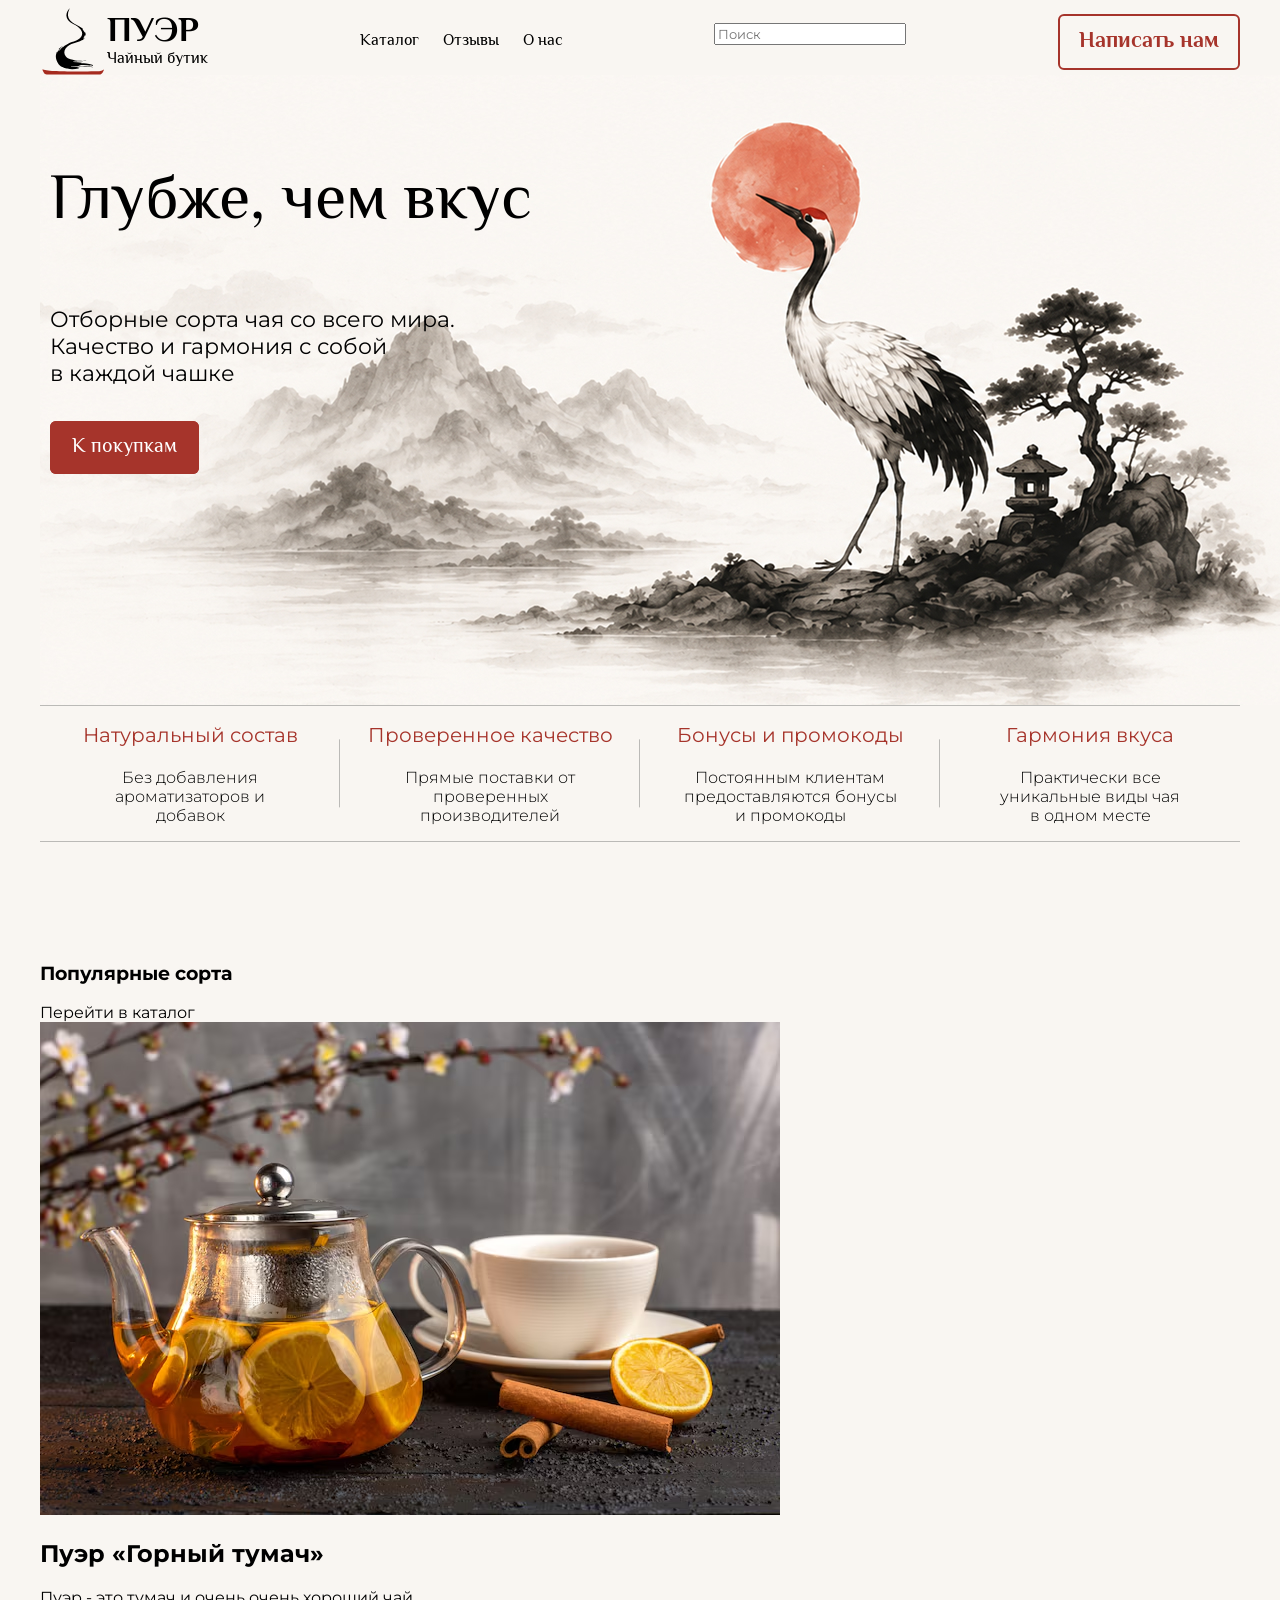
<file: index.html>
<!DOCTYPE html>
<html lang="ru">

<head>
    <meta charset="UTF-8">
    <meta name="viewport" content="width=device-width, initial-scale=1.0">
    <link rel="shortcut icon" href="./images/favicone.svg" type="image/x-icon">
    <link rel="stylesheet" href="style.css">
    <title>Sitee</title>
</head>

<body>


    <header class="container">
        <div class="header">
            <div class="logo">
                <img src="./images/favicone.svg" alt="logo">
                <div class="text-puer">
                    <p><span class="el-messiri">ПУЭР</span></p>
                    <p class="el-messiri">Чайный бутик</p>
                </div>
            </div>
            <nav>
                <a class="el-messiri" href="">Каталог</a>
                <a class="el-messiri" href="">Отзывы</a>
                <a class="el-messiri" href="">О нас</a>
            </nav>

            <form role="search">
                <input id="q" type="search" placeholder="Поиск" autocomplete="off">
                <ul id="results"></ul>
            </form>

            <a class="button el-messiri" href="#">Написать нам</a>
        </div>
    </header>


    <section class="info container">
        <div class="info-bacground">
            <h1 class="el-messiri">Глубже, чем вкус</h1>

            <p>Отборные сорта чая со всего мира. <br>Качество и гармония с собой<br>в каждой чашке</p>
            <a class="button el-messiri" href="">К покупкам</a>
        </div>
    </section>


    <section class="container">
        <div class="advantages mby-120">
            <div class="block">
                <h2>Натуральный состав</h2>
                <p>Без добавления ароматизаторов и добавок</p>
            </div>
            <div class="block">
                <h2>Проверенное качество</h2>
                <p>Прямые поставки от проверенных производителей</p>
            </div>
            <div class="block">
                <h2>Бонусы и промокоды</h2>
                <p>Постоянным клиентам предоставляются бонусы и промокоды</p>
            </div>
            <div class="block">
                <h2>Гармония вкуса</h2>
                <p>Практически все уникальные виды чая<br> в одном месте</p>
            </div>
        </div>
    </section>


    <section class="container">
        <div class="catalog">
            <div class="catalog-header">
                <h3 class="headline">Популярные сорта</h3>
                <a href="">Перейти в каталог</a>
            </div>

            <div class="cards">

                <div class="card">
                    <img src="images/tea.avif" alt="">
                    <h2>Пуэр «Горный тумач»</h2>
                    <p>Пуэр - это тумач и очень очень хорощий чай</p>

                    
                </div>
            
            </div>
        </div>
    </section>


</body>

</html>
</file>
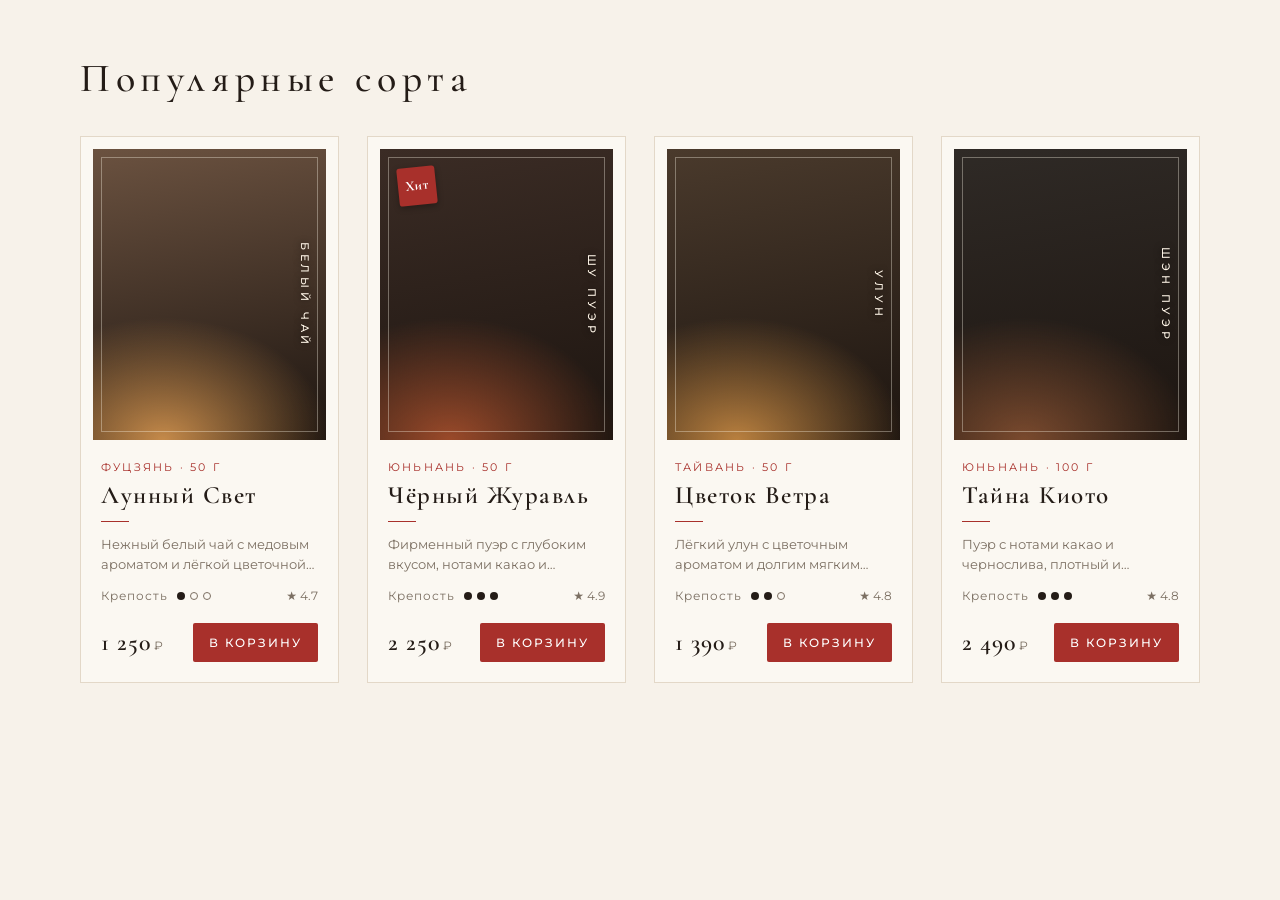
<file: Карточки чая — тушь и киноварь.html>
<!DOCTYPE html>
<html lang="ru">
<head>
<meta charset="utf-8">
<meta name="viewport" content="width=device-width, initial-scale=1, viewport-fit=cover">
<title>Карточки чая — тушь и киноварь</title>
<link href="https://fonts.googleapis.com/css2?family=Cormorant+Garamond:wght@500;600;700&family=Montserrat:wght@400;500&display=swap" rel="stylesheet">
<style>
:root{
  box-sizing:border-box;
  --paper:#F7F2EA; --card:#FBF8F2; --line:#E3D8C8; --ink:#241C17; --muted:#7B6F62; --red:#A8302B; --red-d:#8C2420;
  padding-top:env(safe-area-inset-top,0px); padding-bottom:env(safe-area-inset-bottom,0px);
}
@media (prefers-color-scheme:dark){
  :root:not([data-theme="light"]){--paper:#1B1613;--card:#241E1A;--line:#3B322B;--ink:#F2E9DD;--muted:#A99C8D;--red:#D2554C;--red-d:#B8443C}
}
:root[data-theme="dark"]{--paper:#1B1613;--card:#241E1A;--line:#3B322B;--ink:#F2E9DD;--muted:#A99C8D;--red:#D2554C;--red-d:#B8443C}
*{box-sizing:border-box;margin:0}
body{background:var(--paper);color:var(--ink);font-family:'Montserrat',system-ui,sans-serif;padding:56px 24px}
h2.head{font:500 clamp(28px,4vw,40px)/1.1 'Cormorant Garamond',serif;letter-spacing:.14em;max-width:1120px;margin:0 auto 36px}
.grid{display:grid;grid-template-columns:repeat(auto-fill,minmax(250px,1fr));gap:28px;max-width:1120px;margin:0 auto}

.card{position:relative;background:var(--card);border:1px solid var(--line);padding:12px 12px 20px;
  display:flex;flex-direction:column;transition:transform .3s,box-shadow .3s,border-color .3s}
.card:hover{transform:translateY(-5px);box-shadow:0 18px 36px -14px rgba(70,40,20,.28);border-color:var(--red)}

/* фото как картина на свитке */
.photo{position:relative;aspect-ratio:4/5;overflow:hidden;
  background:radial-gradient(120% 70% at 30% 100%,var(--b),transparent 60%),linear-gradient(170deg,var(--a),#1d1510)}
.photo img{position:absolute;inset:0;width:100%;height:100%;object-fit:cover;transition:transform .7s ease}
.card:hover .photo img{transform:scale(1.05)}
.photo::after{content:"";position:absolute;inset:8px;border:1px solid rgba(255,248,235,.35);pointer-events:none}

/* вертикальная подпись */
.kind{position:absolute;right:14px;top:50%;transform:translateY(-50%);writing-mode:vertical-rl;
  font:500 11px 'Montserrat',sans-serif;letter-spacing:.35em;text-transform:uppercase;color:#FFF6E8;
  text-shadow:0 1px 6px rgba(0,0,0,.5);z-index:2}

/* печать-ханко */
.hanko{position:absolute;top:18px;left:18px;z-index:2;background:var(--red);color:#fff;
  width:38px;height:38px;display:grid;place-items:center;transform:rotate(-6deg);border-radius:3px;
  font:700 14px/1 'Cormorant Garamond',serif;letter-spacing:.04em;box-shadow:0 2px 6px rgba(0,0,0,.3)}

.body{padding:20px 8px 0;display:flex;flex-direction:column;flex:1}
.origin{font-size:11px;letter-spacing:.2em;text-transform:uppercase;color:var(--red)}
.title{font:600 25px/1.1 'Cormorant Garamond',serif;letter-spacing:.06em;margin-top:8px;position:relative;padding-bottom:12px}
.title::after{content:"";position:absolute;left:0;bottom:0;width:28px;height:1px;background:var(--red);transition:width .35s}
.card:hover .title::after{width:64px}
.desc{font-size:13px;line-height:1.55;color:var(--muted);margin-top:12px;
  display:-webkit-box;-webkit-line-clamp:2;-webkit-box-orient:vertical;overflow:hidden}

/* крепость — капли туши */
.meta{display:flex;align-items:center;justify-content:space-between;margin-top:14px;font-size:12px;color:var(--muted)}
.dots{display:flex;gap:5px;align-items:center}
.dots i{width:8px;height:8px;border-radius:50%;background:var(--ink)}
.dots i.off{background:transparent;border:1px solid var(--muted)}
.dots span{margin-right:4px;letter-spacing:.08em}

.foot{display:flex;align-items:center;justify-content:space-between;gap:10px;margin-top:auto;padding-top:20px}
.price{font:600 24px/1 'Cormorant Garamond',serif;letter-spacing:.04em;white-space:nowrap}
.price small{font:400 12px 'Montserrat',sans-serif;color:var(--muted);letter-spacing:0}
.btn{background:var(--red);color:#fff;border:0;border-radius:2px;cursor:pointer;
  font:500 12px 'Montserrat',sans-serif;letter-spacing:.16em;text-transform:uppercase;padding:12px 16px;transition:background .2s}
.btn:hover{background:var(--red-d)}
</style>
</head>
<body>
<h2 class="head">Популярные сорта</h2>
<div class="grid">

  <article class="card">
    <div class="photo" style="--a:#6b5240;--b:#c58a4a">
      <!-- <img src="lunny-svet.jpg" alt="Лунный Свет"> -->
      <span class="kind">Белый чай</span>
    </div>
    <div class="body">
      <span class="origin">Фуцзянь · 50 г</span>
      <h3 class="title">Лунный Свет</h3>
      <p class="desc">Нежный белый чай с медовым ароматом и лёгкой цветочной сладостью.</p>
      <div class="meta"><div class="dots"><span>Крепость</span><i></i><i class="off"></i><i class="off"></i></div><span>★ 4.7</span></div>
      <div class="foot"><span class="price">1&nbsp;250<small>&nbsp;₽</small></span><button class="btn">В корзину</button></div>
    </div>
  </article>

  <article class="card">
    <div class="photo" style="--a:#3b2c25;--b:#9a4a2a">
      <span class="hanko">Хит</span>
      <span class="kind">Шу пуэр</span>
    </div>
    <div class="body">
      <span class="origin">Юньнань · 50 г</span>
      <h3 class="title">Чёрный Журавль</h3>
      <p class="desc">Фирменный пуэр с глубоким вкусом, нотами какао и сухофруктов.</p>
      <div class="meta"><div class="dots"><span>Крепость</span><i></i><i></i><i></i></div><span>★ 4.9</span></div>
      <div class="foot"><span class="price">2&nbsp;250<small>&nbsp;₽</small></span><button class="btn">В корзину</button></div>
    </div>
  </article>

  <article class="card">
    <div class="photo" style="--a:#4a3a2c;--b:#b9803f">
      <span class="kind">Улун</span>
    </div>
    <div class="body">
      <span class="origin">Тайвань · 50 г</span>
      <h3 class="title">Цветок Ветра</h3>
      <p class="desc">Лёгкий улун с цветочным ароматом и долгим мягким послевкусием.</p>
      <div class="meta"><div class="dots"><span>Крепость</span><i></i><i></i><i class="off"></i></div><span>★ 4.8</span></div>
      <div class="foot"><span class="price">1&nbsp;390<small>&nbsp;₽</small></span><button class="btn">В корзину</button></div>
    </div>
  </article>

  <article class="card">
    <div class="photo" style="--a:#2f2a26;--b:#7a4a2e">
      <span class="kind">Шэн пуэр</span>
    </div>
    <div class="body">
      <span class="origin">Юньнань · 100 г</span>
      <h3 class="title">Тайна Киото</h3>
      <p class="desc">Пуэр с нотами какао и чернослива, плотный и согревающий.</p>
      <div class="meta"><div class="dots"><span>Крепость</span><i></i><i></i><i></i></div><span>★ 4.8</span></div>
      <div class="foot"><span class="price">2&nbsp;490<small>&nbsp;₽</small></span><button class="btn">В корзину</button></div>
    </div>
  </article>

</div>
</body>
</html>
</file>
<file: style.css>
* {
    scroll-behavior: smooth;
    font-family: "Montserrat", sans-serif;
    text-decoration: none;
    box-sizing: border-box;
}

.mby-120{
    margin-bottom: 120px;
}

body {
    background-color: #F9F6F2;
}

.el-messiri {
    font-family: "El Messiri", sans-serif;
}

.container {
    max-width: 1200px;
    margin: 0 auto;
}

.button {
    font-size: 20px;
    font-weight: bolder;
    color: #A6342B;
    border: 2px solid #A6342B;
    border-radius: 6px;
    padding: 9px 20px;
}

a {
    color: black;
}

p {
    letter-spacing: 5%;
}

.headline{
    
}

@font-face {
    font-family: El Messiri;
    src: url(./fonts/ElMessiri.ttf);
}

@font-face {
    font-family: Montserrat;
    src: url(./fonts/Montserrat-VariableFont_wght.ttf);
}

.header {
    display: flex;
    justify-content: space-between;
    align-items: center;
}

.header .button {
    font-size: 22px;
    font-weight: bolder;
    color: #A6342B;
    border: 2px solid #A6342B;
    border-radius: 6px;
    padding: 9px 19px;
}

.header nav {
    display: flex;
    gap: 24px;
}

.logo {
    display: flex;
    align-items: center;
}

.logo p span {
    font-size: 36px;
    font-weight: 900;
    line-height: 1;
}

.logo p {
    font-size: 16.2px;
    margin: 0px;
    line-height: 1;

}

.logo img {
    width: 67px;
    height: 67px;
}


.info-bacground {
    width: 1242px;
    height: 630px;
    background-image: url(./images/ingo-bacgrounf.jpg);
    padding: 25px 10px;
}

.info-bacground h1 {
    letter-spacing: 6.7%;
    font-size: 64px;
    font-weight: 400;
}

.info-bacground p {
    font-size: 22px;
    margin-bottom: 45px;
}

.info-bacground a {
    font-weight: 300;
    color: white;
    background-color: #A6342B;
}



.advantages {
    display: flex;
}

.advantages .block {
    width: 300px;
    display: flex;
    flex-direction: column;
    align-items: center;
}

.advantages p {
    font-size: 16px;
    color: #000000;
    width: 220px;
    text-align: center;
    font-weight: 300;
}

.advantages h2 {
    color: #A6342B;
    margin-bottom: 5px;
    font-size: 20px;
    font-weight: 400;
}


.block {
    position: relative;
    border-block: 1px solid #BBBAB7;
}

.block:not(:last-child)::after {
    content: "";
    position: absolute;
    width: 1px;
    height: 50%;
    top: 50%;
    right: 0;
    transform: translateY(-50%);
    background: #BBBAB7;
}
</file>
